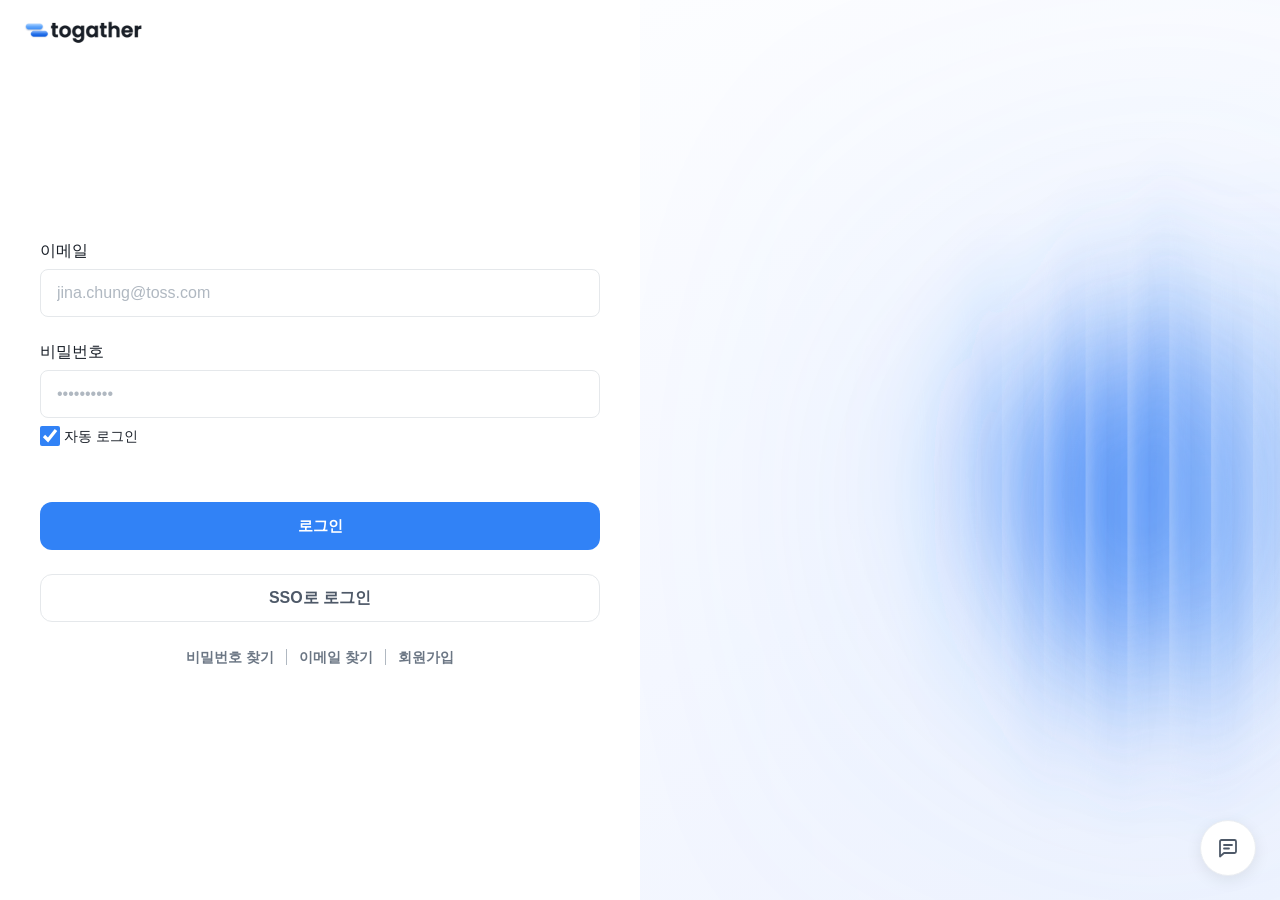
<file: index.html>
<!DOCTYPE html>
<html lang="ko">
<head>
  <meta charset="UTF-8" />
  <meta name="viewport" content="width=device-width, initial-scale=1.0" />
  <title>Toss Product Designer Challenge 2026</title>
  
  <!-- TDS Typography & Colors simulation -->
  <link rel="stylesheet" href="./index.css" />
  <link rel="stylesheet" href="./src/styles/login.css" />
  <link rel="stylesheet" href="./src/styles/app.css?v=2" />
  <link rel="stylesheet" href="./src/styles/home.css" />
  <link rel="stylesheet" href="./src/styles/create.css?v=2" />
  <link rel="stylesheet" href="./src/styles/people.css?v=2" />
  <link rel="stylesheet" href="./src/styles/range.css?v=2" />
  <link rel="stylesheet" href="./src/styles/method.css?v=2" />
  <link rel="stylesheet" href="./src/styles/result.css?v=2" />
  <link rel="stylesheet" href="./src/styles/detail.css?v=2" />
  <link rel="stylesheet" href="./src/styles/confirm.css?v=2" />
  <link rel="stylesheet" href="./src/styles/wait.css" />
  <link rel="stylesheet" href="./src/styles/created.css?v=2" />
  <link rel="stylesheet" href="./src/styles/tabs.css" />
  
  <!-- Main application script -->
  <script type="module" src="./src/app.js?v=3"></script>
</head>
<body>
  <div id="app"></div>
</body>
</html>
</file>
<file: index.css>
:root {
  --toss-blue: #3182F6;
  --toss-blue-hover: #1B64DA;
  --toss-blue-light: #E8F3FF;
  --toss-grey-100: #F3F4F5;
  --toss-grey-200: #E5E8EB;
  --toss-grey-300: #D1D6DB;
  --toss-grey-400: #B0B8C1;
  --toss-grey-500: #8B95A1;
  --toss-grey-600: #6B7684;
  --toss-grey-700: #4E5968;
  --toss-grey-800: #333D4B;
  --toss-grey-900: #191F28;
  
  --bg-color: #F9FAFB;
  --surface-color: #FFFFFF;
  
  --sidebar-width: 260px;
}

* {
  box-sizing: border-box;
  margin: 0;
  padding: 0;
}

body {
  font-family: -apple-system, BlinkMacSystemFont, "SF Pro Text", "Segoe UI", Roboto, Helvetica, Arial, sans-serif;
  color: var(--toss-grey-900);
  background-color: var(--bg-color);
  -webkit-font-smoothing: antialiased;
  -moz-osx-font-smoothing: grayscale;
}

#app {
  width: 100%;
  min-height: 100vh;
  display: flex;
}

/* Typography Utilities */
.t-title-1 { font-size: 28px; font-weight: 700; line-height: 1.4; letter-spacing: -0.02em; }
.t-title-2 { font-size: 24px; font-weight: 700; line-height: 1.4; letter-spacing: -0.02em; }
.t-title-3 { font-size: 20px; font-weight: 700; line-height: 1.4; letter-spacing: -0.01em; }
.t-subtitle-1 { font-size: 17px; font-weight: 600; line-height: 1.5; letter-spacing: -0.01em; }
.t-body-1 { font-size: 15px; font-weight: 500; line-height: 1.5; }
.t-body-2 { font-size: 14px; font-weight: 500; line-height: 1.5; }
.t-body-3 { font-size: 13px; font-weight: 500; line-height: 1.5; }
.t-caption { font-size: 12px; font-weight: 500; line-height: 1.5; color: var(--toss-grey-600); }

/* Common UI */
button {
  cursor: pointer;
  border: none;
  background: none;
  font-family: inherit;
  font-size: 15px;
  font-weight: 600;
  outline: none;
}

.btn-primary {
  background-color: var(--toss-blue);
  color: white;
  height: 48px;
  padding: 0 20px;
  font-size: 16px;
  font-weight: 600;
  border-radius: 12px;
  transition: background-color 0.2s;
  display: flex;
  align-items: center;
  justify-content: center;
}
.btn-primary:hover {
  background-color: var(--toss-blue-hover);
}

.btn-secondary {
  background-color: var(--toss-grey-100);
  color: var(--toss-grey-700);
  height: 48px;
  padding: 0 20px;
  font-size: 16px;
  font-weight: 600;
  border-radius: 12px;
  transition: background-color 0.2s;
  display: flex;
  align-items: center;
  justify-content: center;
}
.btn-secondary:hover {
  background-color: var(--toss-grey-200);
}

input {
  font-family: inherit;
  font-size: 16px;
  border: 1px solid var(--toss-grey-200);
  border-radius: 8px;
  height: 48px;
  padding: 0 16px;
  box-sizing: border-box;
  outline: none;
  transition: border-color 0.2s;
}
input:focus {
  border-color: var(--toss-blue);
}
input::placeholder {
  color: var(--toss-grey-400);
}

.card {
  background-color: var(--surface-color);
  border-radius: 12px;
  box-shadow: 0 0 0 1px var(--toss-grey-200);
  padding: 24px;
  margin-bottom: 24px;
}
</file>
<file: src/styles/login.css>
.login-page {
  display: flex;
  width: 100vw;
  min-height: 100vh;
  background-color: var(--surface-color);
  margin: 0;
  position: relative;
}

.p-navbar {
  position: absolute;
  top: 0;
  left: 0;
  width: 100%;
  height: 60px;
  padding-left: 24px;
  display: flex;
  align-items: center;
  background-color: transparent;
  z-index: 10;
}

.p-navbar__logo-container {
  display: flex;
  align-items: center;
}

.login-left {
  flex: 1;
  display: flex;
  flex-direction: column;
  align-items: center;
  justify-content: center;
}

.login-form-container {
  width: 560px;
  display: flex;
  flex-direction: column;
  gap: 48px;
}

.input-section {
  display: flex;
  flex-direction: column;
}

.input-group {
  display: flex;
  flex-direction: column;
}

.input-group:nth-of-type(1) {
  margin-bottom: 16px;
}

.input-group label {
  padding-top: 8px;
  margin-bottom: 8px;
  font-weight: 500;
  font-size: 16px;
  line-height: 21px;
  color: var(--toss-grey-900);
}

.login-input {
  width: 100%;
  height: 48px;
  border-radius: 8px;
  border: 1px solid var(--toss-grey-200);
  padding: 0 16px;
  font-size: 16px;
  box-sizing: border-box;
}

.checkbox-group {
  height: 36px;
  display: flex;
  align-items: center;
}

.checkbox-label {
  display: flex;
  align-items: center;
  gap: 4px;
  cursor: pointer;
}

.checkbox-label input[type="checkbox"] {
  width: 20px;
  height: 20px;
  cursor: pointer;
  accent-color: var(--toss-blue);
}

.btn-section {
  display: flex;
  flex-direction: column;
  gap: 24px;
}

.login-btn {
  width: 100%;
  height: 48px;
  border-radius: 12px;
  font-size: 16px;
  font-weight: 600;
}

.sso-btn {
  width: 100%;
  height: 48px;
  border-radius: 12px;
  border: 1px solid var(--toss-grey-200);
  background-color: #FFFFFF;
  color: var(--toss-grey-700);
  font-size: 16px;
  font-weight: 600;
}

.sso-btn:hover {
  background-color: var(--toss-grey-100);
}

.login-links {
  display: flex;
  justify-content: center;
  align-items: center;
  gap: 12px;
  color: var(--toss-grey-700);
  font-size: 14px;
  font-weight: 600;
  line-height: 22px;
}

.login-links span {
  cursor: pointer;
  font-size: 14px;
  font-weight: 600;
  color: var(--toss-grey-600, #4E5968);
}

.login-links .divider {
  width: 1px;
  height: 16px;
  background-color: var(--toss-grey-400);
}

.login-right {
  flex: 1;
  background-color: #F2F4F6;
  position: relative;
  overflow: hidden;
}

.hero-wrapper {
  position: absolute;
  top: 0;
  left: 0;
  width: 100%;
  height: 100%;
  overflow: hidden;
}

.hero-wrapper iframe {
  width: 1440px;
  height: 1024px;
  position: absolute;
  top: 50%;
  left: 50%;
  transform: translate(-50%, -50%);
  border: none;
  overflow: hidden;
}
</file>
<file: src/styles/app.css>
.app-layout {
  display: flex;
  width: 100%;
  min-height: 100vh;
  flex: 1;
  font-family: Pretendard, -apple-system, BlinkMacSystemFont, "Segoe UI", sans-serif;
}

.sidebar {
  width: var(--sidebar-width);
  flex-shrink: 0;
  position: sticky;
  top: 0;
  height: 100vh;
  background-color: var(--surface-color);
  border-right: 1px solid #eaecf0;
  display: flex;
  flex-direction: column;
}

.sidebar-logo {
  height: 28px;
  padding: 0 10px;
}

.sidebar-logo { cursor: pointer; }
.sidebar-logo img { display: block; width: 110px; height: 28px; }

.btn-primary {
  background-color: var(--toss-blue);
  color: white;
  border: none;
  border-radius: 12px;
  font-size: 15px;
  font-weight: 600;
  height: 48px;
  padding: 0 20px;
  cursor: pointer;
  display: flex;
  justify-content: center;
  align-items: center;
  transition: background-color 0.2s;
}

.sidebar-menu {
  list-style: none;
  padding: 0;
  width: 231px;
}

.sidebar-navigation { display: flex; flex-direction: column; gap: 8px; width: 231px; height: 301px; }

.menu-item {
  display: flex;
  align-items: center;
  gap: 10px;
  height: 44px;
  padding: 0 12px;
  border-radius: 10px;
  cursor: pointer;
  color: var(--toss-grey-700);
  transition: background-color 0.2s, color 0.2s;
}

.menu-item:hover {
  background-color: var(--toss-grey-100);
}

/* Figma(95:162): 활성 항목 bg rgba(49,130,246,0.1), 아이콘·텍스트 #1b64da */
.menu-item.active {
  background-color: rgba(49, 130, 246, 0.1);
  color: #1b64da;
  font-weight: 600;
}

.menu-item .icon svg {
  display: block;
}

.sidebar-divider {
  height: 1px;
  background-color: #eaecf0;
  margin: 0;
  width: 231px;
  flex: 0 0 1px;
}

.notification-item .icon { position: relative; display: flex; width: 20px; height: 20px; }
.notification-item .icon::after {
  content: "";
  position: absolute;
  top: -1px;
  left: 14px;
  width: 7px;
  height: 7px;
  border: 1px solid #fff;
  border-radius: 3.5px;
  background: #f04452;
}

.sidebar-spacer {
  flex: 1;
}

.sidebar-profile {
  padding: 8px 6px 0;
  display: flex;
  align-items: center;
  gap: 10px;
}

.avatar {
  width: 36px;
  height: 36px;
  border-radius: 50%;
  background-color: var(--toss-blue-light);
  color: white;
  display: flex;
  justify-content: center;
  align-items: center;
  font-weight: 600;
  font-size: 13px;
}

.avatar.pink { background-color: #DE9CA2; }
.avatar.orange { background-color: #DDB273; }
.avatar.green { background-color: #7FC4A6; }
.avatar.grey { 
  background-color: #F2F4F6; 
  color: var(--toss-grey-700); 
}

.main-content {
  flex: 1;
  padding: 88px 48px;
  background-color: #F9FAFB;
  display: flex;
  flex-direction: column;
  align-items: center;
  gap: 64px;
  min-width: 0;
}

/* Figma 1440 기준 콘텐츠 폭(1084px)을 유지하고, 넓은 화면에서는 가운데 정렬 */
.main-content > * {
  width: 100%;
  max-width: 1084px;
  flex-shrink: 0;
}

.sidebar { padding: 16px; gap: 24px; }
.sidebar-menu { display: flex; flex-direction: column; gap: 8px; }
.sidebar .t-body-1 { font-size: 14px; line-height: normal; }
.sidebar-profile .avatar { background: #8aa9db; }
.profile-info { display: flex; flex-direction: column; gap: 1px; }
.profile-info .t-body-2 { color: #191f28; font-size: 12px; font-weight: 600; line-height: normal; }
.profile-info .t-caption { color: #6b7684; font-size: 12px; font-weight: 400; line-height: normal; }

.menu-item.active .t-body-1 {
  font-weight: 700;
}
</file>
<file: src/styles/home.css>
.home-header {
  display: flex;
  justify-content: space-between;
  align-items: flex-start;
}

.home-heading { display: flex; flex-direction: column; gap: 4px; }
.home-greeting { display: flex; align-items: center; gap: 10px; width: 316px; color: #191f28; font-size: 28px; font-weight: 700; line-height: 40px; }
.home-greeting img { width: 40px; height: 40px; }
.home-summary { color: #6b7684; font-size: 18px; font-weight: 400; line-height: 26px; }

#new-meeting-btn {
  width: 152px;
  font-size: 16px;
  line-height: 22px;
}

.home-title {
  margin-bottom: 8px;
}

.section-container {
  display: flex;
  flex-direction: column;
  gap: 12px;
}

.section-title { color: #191f28; font-size: 20px; font-weight: 600; line-height: 28px; }

.meeting-list {
  display: flex;
  flex-direction: column;
  gap: 24px;
}

.list-item {
  display: flex;
  justify-content: space-between;
  align-items: center;
  cursor: pointer;
  background-color: var(--surface-color);
  border: 1px solid #e9ecf1;
  border-radius: 12px;
  height: 88px;
  padding: 16px 24px;
  box-sizing: border-box;
  transition: background-color 0.2s;
}

.list-item:hover {
  background-color: var(--toss-grey-100);
}

.item-left {
  display: flex;
  flex-direction: column;
  gap: 4px;
}

.item-title {
  font-size: 16px;
  line-height: 24px;
  font-weight: 600;
  color: var(--toss-grey-900);
}

.item-meta {
  color: #6b7684;
  font-size: 14px;
  font-weight: 400;
  line-height: 21px;
  display: flex;
  align-items: center;
  gap: 12px;
}

.item-right {
  color: var(--toss-grey-400);
}

.avatar-group {
  display: flex;
  align-items: center;
}

.avatar-group .avatar {
  width: 28px;
  height: 28px;
  font-size: 12px;
  font-weight: 600;
  border: 2px solid var(--surface-color);
  margin-left: -7px;
}

.avatar-group .avatar:first-child {
  margin-left: 0;
}

.today-meeting {
  display: flex;
  align-items: center;
  height: 64px;
  border-bottom: 1px solid var(--toss-grey-200);
}

.today-meeting:last-child {
  border-bottom: none;
}

.today-time {
  width: 88px;
  color: var(--toss-grey-500);
}

.today-title {
  flex: 1;
  font-weight: 600;
}

.today-meta {
  color: var(--toss-grey-500);
  display: flex;
  align-items: center;
  gap: 12px;
}

.card {
  background-color: var(--surface-color);
  border: 1px solid #e9ecf1;
  box-shadow: none;
  border-radius: 12px;
  padding: 0 24px;
}

.today-section { margin-top: 0; }
.today-section .card { height: 128px; }

.zoom-link {
  color: var(--toss-blue);
  font-weight: 600;
  text-decoration: none;
}

/* 프로토타입 경로 안내 플로팅 버튼 + 팝업 (홈 전용) */
.flow-guide-btn {
  position: fixed;
  right: 24px;
  bottom: 24px;
  width: 56px;
  height: 56px;
  border-radius: 999px;
  background: #fff;
  border: 1px solid #e9ecf1;
  box-shadow: 0 4px 16px rgba(0, 0, 0, 0.08);
  color: #4e5968;
  display: flex;
  align-items: center;
  justify-content: center;
  cursor: pointer;
  z-index: 100;
}
.flow-guide-btn:hover { background: #f9fafb; }

.flow-guide-popup {
  display: none;
  position: fixed;
  right: 24px;
  bottom: 92px;
  width: 420px;
  max-height: 70vh;
  background: #fff;
  border: 1px solid #e9ecf1;
  border-radius: 16px;
  box-shadow: 0 8px 32px rgba(0, 0, 0, 0.12);
  z-index: 100;
  overflow: hidden;
}
.flow-guide-head {
  display: flex;
  align-items: center;
  justify-content: space-between;
  padding: 16px 20px;
  border-bottom: 1px solid #f2f4f6;
  font-size: 15px;
  font-weight: 600;
  color: #191f28;
}
.flow-guide-close { cursor: pointer; color: #8b95a1; font-size: 14px; padding: 2px 4px; }
.flow-guide-body { padding: 8px 20px 20px; overflow-y: auto; max-height: calc(70vh - 54px); }
.flow-guide-section { margin: 16px 0 6px; font-size: 13px; font-weight: 700; color: #1b64da; }
.flow-guide-body p { margin: 0 0 8px; color: #4e5968; font-size: 13px; font-weight: 400; line-height: 19.5px; }
.flow-guide-body b { color: #191f28; font-weight: 600; }
</file>
<file: src/styles/create.css>
.create-header {
  display: flex;
  justify-content: flex-end;
  margin-bottom: 40px;
}

.breadcrumbs {
  display: flex;
  align-items: center;
  gap: 8px;
}

.breadcrumb-item {
  display: flex;
  align-items: center;
  gap: 8px;
}

.step-circle {
  width: 22px;
  height: 22px;
  border-radius: 999px;
  display: flex;
  align-items: center;
  justify-content: center;
  font-size: 12px;
  font-weight: 700;
}

.breadcrumb-item.completed .step-circle {
  background-color: var(--toss-blue-light);
  color: var(--toss-blue);
}

.breadcrumb-item.completed .step-label {
  color: var(--toss-blue);
  font-size: 13px;
  font-weight: 500;
}

.breadcrumb-item.current .step-circle {
  background-color: var(--toss-blue);
  color: #FFFFFF;
}

.breadcrumb-item.current .step-label {
  color: var(--toss-grey-900);
  font-size: 13px;
  font-weight: 600;
}

.breadcrumb-item.upcoming .step-circle {
  background-color: var(--toss-grey-100);
  color: var(--toss-grey-900);
}

.breadcrumb-item.upcoming .step-label {
  color: var(--toss-grey-500);
  font-size: 13px;
  font-weight: 500;
}

.breadcrumb-separator {
  display: flex;
  align-items: center;
  justify-content: center;
  padding-left: 8px;
}

.create-title {
  margin-bottom: 8px;
}

.create-subtitle {
  color: var(--toss-grey-500);
  margin-bottom: 32px;
}

.create-card-title {
  font-weight: 600;
  margin-bottom: 16px;
  color: var(--toss-grey-900);
}

.create-input {
  width: 100%;
}

.chip-group {
  display: flex;
  gap: 8px;
  flex-wrap: wrap;
}

.chip {
  padding: 10px 16px;
  border-radius: 20px;
  border: 1px solid var(--toss-grey-200);
  background-color: var(--surface-color);
  color: var(--toss-grey-700);
  cursor: pointer;
  transition: all 0.2s;
  font-size: 14px;
  font-weight: 500;
}

.chip:hover {
  background-color: var(--toss-grey-100);
}

.chip.selected {
  border-color: var(--toss-blue);
  background-color: var(--toss-blue-light);
  color: var(--toss-blue);
  font-weight: 600;
}

.chip.dashed {
  border-style: dashed;
}

.bottom-action {
  display: flex;
  justify-content: flex-end;
  margin-top: 40px;
}

.bottom-actions {
  display: flex;
  justify-content: flex-end;
  gap: 12px;
  margin-top: 40px;
}

.create-content { gap: 0; }
.create-content .create-header { height: 32px; margin-bottom: 64px; }
.create-content .create-title { height: 40px; margin-bottom: 4px; font-size: 28px; font-weight: 700; line-height: 40px; }
.create-content .create-subtitle { height: 26px; margin-bottom: 24px; color: #6b7684; font-size: 18px; font-weight: 400; line-height: 26px; }
.create-content > .card { margin: 0 0 24px; padding: 24px; border: 1px solid #e9ecf1; border-radius: 12px; box-shadow: none; }
.create-content > .card .create-card-title { margin-bottom: 12px; font-size: 16px; line-height: 24px; }
.create-content .create-input { height: 48px; border-color: #d1d6db; border-radius: 12px; }
/* Figma: 마지막 카드(margin-bottom 24px 포함) 아래 총 64px 간격에 하단 버튼 */
.create-content .bottom-action, .create-content .bottom-actions { margin-top: 40px; }
.create-content .btn-primary { min-height: 48px; padding: 12px 20px; font-size: 16px; line-height: 22px; }
.create-content:has(.method-card) .create-subtitle { height: 21px; line-height: 21px; }

.people-search {
  position: relative;
  margin-bottom: 32px;
}
.people-search-icon {
  position: absolute;
  left: 16px;
  top: 12px;
}
.people-search .create-input {
  padding-left: 48px;
}
.people-columns {
  display: flex;
  gap: 24px;
}
.people-column {
  flex: 1;
}
.people-column-subtitle {
  color: var(--toss-grey-500);
  margin-top: 4px;
  margin-bottom: 24px;
}
.person-item {
  display: flex;
  justify-content: space-between;
  align-items: center;
  margin-bottom: 16px;
}
.person-left {
  display: flex;
  align-items: center;
  gap: 12px;
}
.person-avatar {
  width: 36px;
  height: 36px;
  border-radius: 50%;
  color: white;
  display: flex;
  align-items: center;
  justify-content: center;
  font-weight: 600;
  font-size: 13px;
}
.person-name {
  font-weight: 600;
  color: var(--toss-grey-900);
}
.person-role {
  color: var(--toss-grey-500);
}
.person-right {
  display: flex;
  align-items: center;
  gap: 12px;
}
.person-action {
  color: #1b64da;
  cursor: pointer;
  font-weight: 600;
}
.person-host-text {
  color: var(--toss-grey-400);
}
.person-remove {
  cursor: pointer;
}

.range-card {
  background-color: #FFFFFF;
  border-radius: 12px;
  padding: 24px;
  margin-bottom: 24px;
}

.range-card-title {
  font-size: 16px;
  font-weight: 600;
  color: var(--toss-grey-900);
  margin-bottom: 24px;
}

.range-row {
  display: flex;
  gap: 10px;
}

.range-col {
  flex: 1;
  display: flex;
  flex-direction: column;
  gap: 8px;
}

.range-label {
  font-size: 13px;
  line-height: 20px;
  color: var(--toss-grey-500);
  font-weight: 400;
}

.range-box {
  height: 48px;
  border-radius: 10px;
  border: 1px solid var(--toss-grey-200);
  background-color: #FFFFFF;
  display: flex;
  align-items: center;
  justify-content: space-between;
  padding: 0 16px;
}

.range-value {
  font-size: 14px;
  color: var(--toss-grey-900);
  font-weight: 500;
}
</file>
<file: src/styles/people.css>
.people-search {
  width: 100%;
  position: relative;
  margin-bottom: 32px;
}

.people-search-icon {
  position: absolute;
  left: 16px;
  top: 50%;
  transform: translateY(-50%);
}

.people-search input {
  width: 100%;
  height: 52px;
  padding-left: 48px;
}

.people-columns {
  display: flex;
  gap: 24px;
}

.people-column {
  flex: 1;
}

.people-column-subtitle {
  color: var(--toss-grey-500);
  margin-top: 4px;
  margin-bottom: 24px;
}

.person-item {
  display: flex;
  justify-content: space-between;
  align-items: center;
  margin-bottom: 24px;
}

.person-item:last-child {
  margin-bottom: 0;
}

.person-left {
  display: flex;
  align-items: center;
  gap: 16px;
}

.person-avatar {
  width: 40px;
  height: 40px;
  border-radius: 50%;
  display: flex;
  align-items: center;
  justify-content: center;
  color: white;
  font-weight: 500;
  font-size: 15px;
}

.person-info {
  display: flex;
  flex-direction: column;
  gap: 2px;
}

.person-name {
  font-weight: 600;
}

.person-role {
  color: var(--toss-grey-500);
}

.person-right {
  display: flex;
  align-items: center;
  gap: 16px;
}

.person-action {
  color: #1b64da;
  cursor: pointer;
  font-weight: 600;
  font-size: 13px;
}

.person-host-text {
  color: var(--toss-grey-500);
}

.person-remove {
  color: var(--toss-grey-400);
  cursor: pointer;
}

.bottom-actions {
  display: flex;
  justify-content: space-between;
  margin-top: 40px;
}

.btn-outline {
  background-color: var(--surface-color);
  border: 1px solid var(--toss-grey-200);
  color: var(--toss-grey-700);
  padding: 13px 20px;
  border-radius: 8px;
  transition: background-color 0.2s;
}

.btn-outline:hover {
  background-color: var(--toss-grey-100);
}

.create-content .people-search { height: 48px; margin-bottom: 24px; }
.create-content .people-search input { height: 48px; border-radius: 12px; }
.create-content .people-columns { gap: 24px; align-items: flex-start; margin-bottom: 24px; }
.create-content .people-column { flex: 1 1 0; min-width: 0; margin: 0; padding: 24px; border: 1px solid #e9ecf1; border-radius: 12px; box-shadow: none; }
.create-content .person-avatar { width: 36px; height: 36px; font-size: 13px; }
/* Figma: 행 높이 52px, 행 간격 12px */
.create-content .person-item { height: 52px; margin-bottom: 12px; }
.create-content .person-item:last-child { margin-bottom: 0; }
.create-content .person-name { font-size: 14px; font-weight: 500; }
.create-content .person-role { font-size: 13px; color: #6b7684; }
.create-content .people-column .t-subtitle-1 { font-size: 16px; line-height: 24px; }
.create-content .people-column-subtitle { margin-top: 4px; margin-bottom: 24px; color: #6b7684; font-size: 14px; font-weight: 400; line-height: 21px; }
</file>
<file: src/styles/range.css>
.range-card-content {
  display: flex;
  gap: 24px;
}

.range-input-group {
  flex: 1;
  display: flex;
  flex-direction: column;
  gap: 8px;
}

.range-input-group label {
  color: var(--toss-grey-500);
  font-size: 13px;
}

.select-box {
  width: 100%;
  height: 52px;
  border: 1px solid var(--toss-grey-200);
  border-radius: 8px;
  padding: 0 16px;
  display: flex;
  justify-content: space-between;
  align-items: center;
  font-size: 15px;
  font-weight: 500;
  cursor: pointer;
  background-color: var(--surface-color);
  color: var(--toss-grey-900);
}

.select-box select {
  opacity: 0;
  position: absolute;
  width: 100%;
  height: 100%;
  cursor: pointer;
}

.select-wrapper {
  position: relative;
  width: 100%;
}

.create-content .range-card { margin-bottom: 24px; padding: 24px; border: 1px solid #e9ecf1; border-radius: 12px; }
.create-content .range-card-title { margin-bottom: 12px; line-height: 24px; }
.create-content .range-box { border-color: #d1d6db; }
</file>
<file: src/styles/method.css>
.method-card {
  padding: 24px;
  border-radius: 12px;
  border: 1px solid var(--toss-grey-200);
  background-color: var(--surface-color);
  margin-bottom: 16px;
  cursor: pointer;
  display: flex;
  align-items: flex-start;
  gap: 16px;
  transition: all 0.2s;
}

.create-content .method-card { margin-bottom: 24px; padding: 24px; border-color: #e9ecf1; gap: 12px; }
.create-content .method-card.selected { border-color: #3182f6; }
.create-content .method-title { font-size: 16px; line-height: 24px; }
.create-content .method-desc { color: #6b7684; font-size: 14px; line-height: 21px; }

.method-card:hover {
  background-color: var(--toss-grey-100);
}

.method-card.selected {
  border-color: var(--toss-blue);
  background-color: var(--surface-color);
}

.method-radio {
  width: 22px;
  height: 22px;
  border-radius: 50%;
  border: 2px solid var(--toss-grey-300);
  display: flex;
  align-items: center;
  justify-content: center;
  flex-shrink: 0;
}

.method-card.selected .method-radio {
  border-color: var(--toss-blue);
}

.method-radio-inner {
  width: 12px;
  height: 12px;
  border-radius: 50%;
  background-color: var(--toss-blue);
  opacity: 0;
  transform: scale(0.5);
  transition: all 0.2s;
}

.method-card.selected .method-radio-inner {
  opacity: 1;
  transform: scale(1);
}

.method-info {
  display: flex;
  flex-direction: column;
  gap: 4px;
}

.method-title {
  font-weight: 600;
  color: var(--toss-grey-900);
  font-size: 17px;
}

.method-desc {
  color: var(--toss-grey-500);
  font-size: 15px;
}
</file>
<file: src/styles/result.css>
.result-header {
  margin-bottom: 32px;
}

.back-link {
  display: flex;
  align-items: center;
  gap: 4px;
  color: #4e5968;
  cursor: pointer;
  margin-bottom: 24px;
  font-weight: 500;
}

.back-link img {
  display: block;
  width: 20px;
  height: 20px;
}

.result-title {
  margin-bottom: 8px;
}

.result-subtitle {
  color: var(--toss-grey-500);
}

.condition-tags {
  display: flex;
  gap: 8px;
  margin-top: 16px;
  margin-bottom: 24px;
}

.condition-tag {
  background-color: var(--toss-grey-100);
  color: var(--toss-grey-700);
  padding: 6px 12px;
  border-radius: 4px;
  font-size: 13px;
  display: flex;
  align-items: center;
  gap: 4px;
  cursor: pointer;
}

.condition-tag.active {
  background-color: var(--toss-blue-light);
  color: var(--toss-blue);
}

.result-list {
  display: flex;
  flex-direction: column;
  gap: 16px;
}

.result-card {
  display: flex;
  justify-content: space-between;
  align-items: center;
  width: 100%;
  height: 110px;
  background-color: #FFFFFF;
  border-radius: 12px;
  padding: 0 24px;
  margin-bottom: 12px;
  border: 1px solid transparent;
}

.result-card.selected {
  border: 2px solid var(--toss-blue);
}

.result-info {
  display: flex;
  flex-direction: column;
  gap: 8px;
}

.result-time {
  font-size: 18px;
  font-weight: 700;
  color: var(--toss-grey-900);
}

.result-meta {
  font-size: 14px;
  color: var(--toss-grey-600);
}

.result-actions {
  display: flex;
  align-items: center;
  gap: 10px;
}

.detail-link {
  display: flex;
  align-items: center;
  justify-content: center;
  width: 130px;
  height: 48px;
  background-color: var(--toss-grey-100);
  border-radius: 12px;
  font-size: 14px;
  font-weight: 600;
  color: var(--toss-grey-700);
  cursor: pointer;
}

.select-btn {
  display: flex;
  align-items: center;
  justify-content: center;
  width: 130px;
  height: 48px;
  background-color: var(--toss-blue);
  border-radius: 12px;
  font-size: 14px;
  font-weight: 600;
  color: #FFFFFF;
  cursor: pointer;
  border: none;
}

.result-card:not(.selected) .select-btn {
  background-color: #fff;
  color: #4e5968;
}

.result-card.selected .select-btn {
  background-color: #3182f6;
  color: #fff;
}

.result-footer-actions {
  display: flex;
  justify-content: center;
  gap: 16px;
  margin-top: 40px;
}

.loading-container {
  display: flex;
  flex-direction: column;
  align-items: center;
  justify-content: center;
  height: 60vh;
  gap: 24px;
}

.spinner {
  width: 48px;
  height: 48px;
  border: 4px solid var(--toss-grey-200);
  border-top-color: var(--toss-blue);
  border-radius: 50%;
  animation: spin 1s linear infinite;
}

@keyframes spin {
  to { transform: rotate(360deg); }
}

.loading-text {
  font-size: 20px;
  font-weight: 600;
  color: var(--toss-grey-900);
}

/* Figma 로딩(11:6171): 사이드바 없이 화면 전체 기준 정중앙 */
.loading-content { width: 100%; min-height: 100vh; padding: 0; gap: 0; justify-content: center; }
.loading-content .loading-container { height: auto; gap: 24px; }
.loading-content .spinner { width: 56px; height: 56px; border-width: 5px; }
.loading-content .loading-text { font-size: 28px; font-weight: 700; line-height: 40px; }
.loading-content .t-body-1 { color: #6b7684 !important; font-size: 18px; font-weight: 400; line-height: 26px; }
.loading-copy { display: flex; flex-direction: column; gap: 4px; align-items: center; text-align: center; }

.result-content { padding: 44px 48px 88px; gap: 0; }
.result-content .back-link { height: 32px; margin: 0 0 44px; font-size: 18px; line-height: 21px; }
.result-heading { display: flex; flex-direction: column; gap: 4px; margin-bottom: 64px; }
.result-content .result-title { margin: 0; font-size: 28px; font-weight: 700; line-height: 40px; }
.result-content .result-subtitle { color: #6b7684; font-size: 18px; font-weight: 400; line-height: 26px; }
.result-content .result-list { gap: 24px; }
.result-content .result-card { min-height: 93px; height: auto; margin: 0; padding: 24px; border: 0; border-bottom: 1px solid #f2f4f6; border-radius: 12px; }
.result-content .result-card.selected { border: 1px solid #3182f6; }
.result-content .result-actions { gap: 16px; }
.result-content .result-card:not(.selected) .select-btn { border: 1px solid #e9ecf1; }
.result-content .result-info { gap: 4px; }
.result-content .result-time { font-size: 18px; font-weight: 600; line-height: 24px; }
.result-content .result-meta { color: #6b7684; font-size: 16px; line-height: 21px; }
.result-content .detail-link { width: auto; height: auto; padding: 0; border: 0; background: transparent; color: #1b64da; font-size: 13px; }
.result-content .select-btn { width: auto; min-width: 145px; min-height: 48px; padding: 12px 20px; font-size: 16px; white-space: nowrap; }

/* ── 결과 화면 1 (11:7259) — 조건 조정 ── */
.cond-list { display: flex; flex-direction: column; gap: 24px; }
.cond-card { display: flex; align-items: flex-start; gap: 12px; padding: 24px; background: #fff; border: 1px solid #e9ecf1; border-radius: 12px; cursor: pointer; }
.cond-card.selected { border-color: #3182f6; }
.cond-radio { width: 22px; height: 22px; border-radius: 11px; border: 2px solid #d1d6db; background: #fff; flex-shrink: 0; box-sizing: border-box; }
.cond-card.selected .cond-radio { border: 7px solid #3182f6; }
.cond-info { display: flex; flex-direction: column; gap: 4px; min-width: 0; flex: 1; }
.cond-title-row { display: flex; align-items: center; gap: 8px; }
.cond-title { color: #191f28; font-size: 18px; font-weight: 600; line-height: 24px; }
.cond-tag { min-height: 24px; padding: 5px 10px; border-radius: 999px; font-size: 12px; font-weight: 600; letter-spacing: -0.1px; line-height: 1; display: flex; align-items: center; }
.cond-tag.low { background: rgba(21, 196, 126, 0.1); color: #0e9f6e; }
.cond-tag.high { background: rgba(217, 119, 6, 0.1); color: #d97706; }
.cond-desc { color: #6b7684; font-size: 16px; font-weight: 400; line-height: 21px; }
.cond-actions { display: flex; justify-content: flex-end; margin-top: 64px; }
.refind-btn { min-width: 200px; }

/* ── 결과 화면 3 (11:7492) — 가능한 시간 없음 ── */
.result3-content { justify-content: center; gap: 0; }
.result3-container { display: flex; flex-direction: column; align-items: center; gap: 24px; }
.result3-icon { width: 64px; height: 64px; border-radius: 999px; background: rgba(49, 130, 246, 0.1); display: flex; align-items: center; justify-content: center; }
.result3-icon img { display: block; }
.result3-title { color: #191f28; font-size: 28px; font-weight: 700; line-height: 40px; text-align: center; }
.result3-subtitle { color: #6b7684; font-size: 18px; font-weight: 400; line-height: 26px; text-align: center; }
.result3-range-pill { display: flex; align-items: center; gap: 8px; padding: 10px 16px; margin-top: 2px; background: #f2f4f6; border-radius: 10px; }
.result3-range-label { color: #6b7684; font-size: 13px; font-weight: 600; }
.result3-range-value { color: #4e5968; font-size: 13px; font-weight: 400; }
.result3-actions { display: flex; justify-content: space-between; width: 320px; }
.result3-actions .btn-outline { min-height: 48px; padding: 12px 20px; border-radius: 12px; border-color: #e9ecf1; color: #4e5968; font-size: 16px; }
.result3-actions .btn-primary { width: 176px; min-height: 48px; padding: 12px 20px; font-size: 16px; }
</file>
<file: src/styles/detail.css>
.detail-banner {
  background-color: var(--toss-blue-light);
  border: 1px solid var(--toss-blue-border, #D0E5FD);
  border-radius: 12px;
  padding: 24px;
  display: flex;
  justify-content: space-between;
  align-items: center;
  margin-bottom: 24px;
}

.detail-banner-label {
  color: #1b64da;
  font-size: 14px;
  font-weight: 600;
  margin-bottom: 5px;
}

.detail-banner-time {
  font-size: 18px;
  font-weight: 600;
  color: #191f28;
}

.detail-banner-status {
  color: #0e9f6e;
  font-weight: 600;
  font-size: 14px;
}

.detail-timeline-card {
  padding: 24px;
  border-radius: 16px;
  border: 1px solid var(--toss-grey-200);
  background-color: var(--surface-color);
}

.detail-timeline-header {
  display: flex;
  justify-content: space-between;
  align-items: flex-start;
  margin-bottom: 24px;
}

.detail-timeline-title {
  font-size: 17px;
  font-weight: 600;
  margin-bottom: 4px;
}

.detail-timeline-subtitle {
  color: var(--toss-grey-500);
  font-size: 14px;
}

.date-nav {
  display: flex;
  align-items: center;
  gap: 12px;
}

.date-nav-btn {
  width: 32px;
  height: 32px;
  border-radius: 50%;
  border: 1px solid var(--toss-grey-200);
  display: flex;
  align-items: center;
  justify-content: center;
  cursor: pointer;
  background-color: var(--surface-color);
}

.date-nav-text {
  font-weight: 600;
  font-size: 15px;
}

.timeline-grid {
  display: flex;
  flex-direction: column;
  gap: 11px;
  position: relative;
}

/* Figma(11:6893): 타임라인 좌우 가장자리 페이드 오버레이 */
.timeline-grid::before {
  content: "";
  position: absolute;
  left: 190px;
  top: 42px;
  bottom: 0;
  width: 48px;
  background: linear-gradient(to right, #fff, rgba(255, 255, 255, 0));
  pointer-events: none;
  z-index: 1;
}

.timeline-grid::after {
  content: "";
  position: absolute;
  right: 0;
  top: 42px;
  bottom: 0;
  width: 92px;
  background: linear-gradient(to left, #fff, rgba(255, 255, 255, 0));
  pointer-events: none;
  z-index: 1;
}

.timeline-row {
  display: flex;
  align-items: center;
}

.timeline-row-header {
  width: 190px;
  flex-shrink: 0;
  display: flex;
  align-items: center;
  gap: 12px;
}

.timeline-person-name {
  font-weight: 600;
  font-size: 14px;
}

.timeline-person-role {
  color: var(--toss-grey-500);
  font-size: 12px;
}

.timeline-cells {
  display: flex;
  flex: 1;
  gap: 8px;
}

.timeline-time-header {
  display: flex;
  flex: 1;
  gap: 8px;
  margin-left: 0;
  margin-bottom: 8px;
}

.timeline-time-label {
  flex: 1;
  text-align: center;
  color: var(--toss-grey-500);
  font-size: 13px;
}

.timeline-cell {
  flex: 1 1 0;
  min-width: 0;
  height: 34px;
  border-radius: 8px;
  background-color: var(--toss-grey-100);
}

.timeline-cell.available {
  background-color: rgba(21, 196, 126, 0.18);
}

.timeline-cell.unavailable {
  background-color: #e9ecf1;
}

.timeline-cell.selected-col {
  border: 2px solid var(--toss-blue);
  border-radius: 8px;
}

.timeline-time-label.selected-col {
  border: 1px solid var(--toss-blue);
  border-radius: 6px;
  color: var(--toss-blue);
  background-color: #e8f1ff;
  font-weight: 600;
  padding: 4px 0;
}

.detail-footer {
  display: flex;
  justify-content: space-between;
  align-items: center;
  margin-top: 24px;
}

.prefs-applied {
  display: flex;
  align-items: center;
  gap: 12px;
}

.prefs-label {
  font-weight: 600;
  font-size: 14px;
}

.pref-chip {
  background-color: #fff;
  border: 1px solid #e9ecf1;
  color: var(--toss-grey-700);
  padding: 6px 12px;
  border-radius: 16px;
  font-size: 13px;
}

.legend {
  display: flex;
  align-items: center;
  gap: 16px;
}

.legend-item {
  display: flex;
  align-items: center;
  gap: 6px;
  font-size: 13px;
  color: var(--toss-grey-600);
}

.legend-box {
  width: 12px;
  height: 12px;
  border-radius: 2px;
}

.legend-box.avail { background-color: #D3F3DF; }
.legend-box.unavail { background-color: var(--toss-grey-200); }

.detail-actions {
  display: flex;
  justify-content: flex-end;
  margin-top: 64px;
}

.detail-content { padding: 44px 48px 88px; gap: 0; }
.detail-content .back-link { height: 32px; margin-bottom: 44px; font-size: 18px; }
.detail-content .result-title { margin: 0 0 24px !important; font-size: 28px; line-height: 40px; }
/* Figma(11:7071): bg rgba(49,130,246,0.07), border rgba(49,130,246,0.25) */
.detail-content .detail-banner { margin-bottom: 64px; padding: 20px 24px; background-color: rgba(49, 130, 246, 0.07); border-color: rgba(49, 130, 246, 0.25); border-radius: 12px; }
.detail-content .detail-timeline-card { border-color: #e9ecf1; border-radius: 12px; }
.detail-content .person-avatar { width: 28px; height: 28px; font-size: 12px; }
</file>
<file: src/styles/confirm.css>
.confirm-card {
  padding: 0 24px;
  border-radius: 16px;
  border: 1px solid var(--toss-grey-200);
  background-color: var(--surface-color);
  margin-bottom: 24px;
}

.confirm-row {
  display: flex;
  align-items: center;
  padding: 24px 0;
  border-bottom: 1px solid var(--toss-grey-100);
}

.confirm-row:last-child {
  border-bottom: none;
}

.confirm-label {
  width: 120px;
  color: #6b7684;
  font-size: 14px;
  font-weight: 400;
}

.confirm-value {
  flex: 1;
  font-weight: 500;
  color: #191f28;
  font-size: 14px;
  text-align: right;
  padding-right: 10px;
}

/* Figma(11:1956): 수정 링크 #1b64da 14px SemiBold */
.confirm-edit {
  color: #1b64da;
  font-size: 14px;
  cursor: pointer;
  font-weight: 600;
}

.confirm-warning {
  background-color: #FFF4E6; /* Light orange */
  color: #F08C00; /* Toss Orange */
  padding: 16px;
  border-radius: 8px;
  font-size: 14px;
  font-weight: 500;
  margin-bottom: 24px;
}

.confirm-actions {
  display: flex;
  justify-content: flex-end;
  gap: 16px;
  margin-top: 40px;
}

.confirm-content { padding: 44px 48px 88px; gap: 0; }
.confirm-content .back-link { height: 32px; margin: 0 0 44px !important; font-size: 18px; }
.confirm-content .result-title { margin: 0 0 4px; font-size: 28px; line-height: 40px; }
.confirm-content .result-subtitle { margin: 0 0 64px !important; color: #6b7684; font-size: 18px; line-height: 26px; }
.confirm-content .confirm-card { margin-bottom: 24px; padding: 8px 24px; border-color: #e9ecf1; border-radius: 12px; }
.confirm-content .confirm-row { padding: 16px 0; }
/* Figma(11:1999): 회색 배경 카드, 점(3px, #d1d6db) 구분자 */
.confirm-process { padding: 16px 24px; border: none; border-radius: 12px; background: #f2f4f6; }
.confirm-process-title { margin-bottom: 12px; color: #6b7684; font-size: 14px; font-weight: 600; line-height: 17px; }
.confirm-process-items { display: flex; align-items: center; gap: 16px; color: #191f28; font-size: 13px; line-height: 16px; }
.confirm-process-items .dot { width: 3px; height: 3px; border-radius: 1.5px; background: #d1d6db; }
.confirm-content .confirm-actions { margin-top: 64px; }
</file>
<file: src/styles/wait.css>
/* 답변 기다리는 화면 (Figma 11:8359) */

.wait-content { padding: 44px 48px 88px; gap: 0; }
.wait-content .back-link { height: 32px; margin-bottom: 44px; font-size: 18px; }

.wait-body { display: flex; flex-direction: column; }
.wait-body .page-title { margin-bottom: 64px; }

.wait-cards { display: flex; flex-direction: column; gap: 24px; }

.wait-notice {
  display: flex;
  align-items: center;
  gap: 12px;
  padding: 16px 24px;
  background: rgba(217, 119, 6, 0.07);
  border: 1px solid rgba(217, 119, 6, 0.25);
  border-radius: 12px;
}
.wait-notice img { display: block; flex-shrink: 0; }
.wait-notice-texts { display: flex; flex-direction: column; gap: 2px; }
.wait-notice-title { color: #191f28; font-size: 14px; font-weight: 600; }
.wait-notice-sub { color: #6b7684; font-size: 13px; font-weight: 400; }

.wait-card {
  display: flex;
  flex-direction: column;
  gap: 12px;
  padding: 24px;
  background: #fff;
  border: 1px solid #e9ecf1;
  border-radius: 12px;
}
.wait-card-title { color: #191f28; font-size: 16px; font-weight: 600; line-height: 24px; }

.wait-status-row { display: flex; align-items: center; gap: 14px; }
.wait-avatar { width: 44px; height: 44px; border-radius: 999px; background: #de9ca2; color: #fff; font-size: 14px; font-weight: 600; display: flex; align-items: center; justify-content: center; flex-shrink: 0; }
.wait-person-info { flex: 1; min-width: 0; display: flex; flex-direction: column; gap: 4px; }
.wait-person-name { color: #191f28; font-size: 14px; font-weight: 500; line-height: 21px; }
.wait-person-role { color: #6b7684; font-size: 13px; font-weight: 400; letter-spacing: -0.1px; }

.wait-info-grid { display: flex; gap: 20px; }
.wait-info-col { flex: 1; min-width: 0; display: flex; flex-direction: column; gap: 4px; }
.wait-info-label { color: #6b7684; font-size: 14px; font-weight: 400; line-height: 21px; }
.wait-info-value { color: #191f28; font-size: 14px; font-weight: 500; line-height: 21px; }
.wait-info-value.green { color: #0e9f6e; font-weight: 600; }

.wait-actions { display: flex; align-items: center; justify-content: flex-end; gap: 12px; margin-top: 64px; }
.wait-text-btn { height: 48px; padding: 12px; background: none; border: none; color: #4e5968; font-size: 14px; font-weight: 600; line-height: 21px; cursor: pointer; }
.wait-actions .btn-outline { min-height: 48px; padding: 12px 20px; border-radius: 12px; border-color: #e9ecf1; color: #4e5968; font-size: 16px; }
.wait-actions .btn-primary { min-height: 48px; padding: 12px 20px; font-size: 16px; }
</file>
<file: src/styles/created.css>
.created-container {
  display: flex;
  flex-direction: column;
  align-items: center;
  max-width: 560px;
  margin: 0 auto;
  padding-top: 60px;
}

.success-icon {
  width: 64px;
  height: 64px;
  background-color: #D3F3DF;
  border-radius: 50%;
  display: flex;
  align-items: center;
  justify-content: center;
  margin-bottom: 24px;
}

.created-title {
  font-size: 24px;
  font-weight: 700;
  color: var(--toss-grey-900);
  margin-bottom: 8px;
}

.created-subtitle {
  color: var(--toss-grey-500);
  font-size: 15px;
  margin-bottom: 40px;
}

.created-card {
  width: 100%;
  padding: 24px;
  border-radius: 16px;
  border: 1px solid var(--toss-grey-200);
  background-color: var(--surface-color);
  margin-bottom: 16px;
}

.check-list {
  display: flex;
  flex-direction: column;
  gap: 16px;
}

.check-item {
  display: flex;
  align-items: center;
  gap: 12px;
  font-size: 15px;
  font-weight: 500;
  color: var(--toss-grey-800);
}

.check-circle {
  width: 20px;
  height: 20px;
  background-color: #00A660;
  border-radius: 50%;
  display: flex;
  align-items: center;
  justify-content: center;
}

.created-info-row {
  display: flex;
  padding: 16px 0;
  border-bottom: 1px solid var(--toss-grey-100);
}

.created-info-row:first-child {
  padding-top: 0;
}

.created-info-row:last-child {
  padding-bottom: 0;
  border-bottom: none;
}

.created-info-label {
  width: 100px;
  color: var(--toss-grey-500);
  font-size: 14px;
}

.created-info-value {
  flex: 1;
  text-align: right;
  font-weight: 500;
  font-size: 14px;
  color: var(--toss-grey-900);
}

.link-value {
  color: var(--toss-blue);
  font-weight: 600;
}

.copy-link {
  color: var(--toss-blue);
  font-weight: 600;
  margin-left: 8px;
  cursor: pointer;
}

.created-actions {
  display: flex;
  flex-direction: column;
  align-items: center;
  gap: 16px;
  margin-top: 40px;
}

.btn-created {
  background-color: var(--toss-blue);
  color: white;
  border: none;
  border-radius: 8px;
  padding: 14px 24px;
  font-weight: 600;
  font-size: 15px;
  cursor: pointer;
}

.created-content { padding: 88px 48px; gap: 0; align-items: center; justify-content: center; }
.created-content .created-container { width: 100%; max-width: 540px; margin: 0; padding: 0; gap: 24px; }
.created-content .success-icon, .created-content .created-title, .created-content .created-subtitle, .created-content .created-card, .created-content .created-actions { margin: 0; }
.created-content .created-title { font-size: 28px; line-height: 40px; }
.created-content .created-subtitle { color: #6b7684; font-size: 16px; font-weight: 600; }
.created-content .created-card { padding: 24px; border-color: #e9ecf1; border-radius: 12px; }
.created-content .created-info-card { padding: 8px 24px; }
.created-content .created-info-card .created-info-row { height: 53px; padding: 16px 0; box-sizing: border-box; align-items: center; }
.created-content .check-list { gap: 12px; }
.created-content .check-circle { width: 18px; height: 18px; }
.created-content .check-item { gap: 10px; font-size: 14px; font-weight: 400; }
.created-content .created-actions { gap: 12px; }
.created-content .btn-created { width: 100px; min-height: 48px; padding: 12px 20px; border-radius: 12px; font-size: 16px; }
</file>
<file: src/styles/tabs.css>
/* 4차: 회의 관리 / 진행 중인 조율 / 알림함 / 설정 / 회의 상세 — Figma 13:160, 11:8254, 13:600, 13:473, 13:277 */

.page-title { color: #191f28; font-size: 28px; font-weight: 700; line-height: 40px; }
.page-subtitle { margin-top: 4px; color: #6b7684; font-size: 18px; font-weight: 400; line-height: 26px; }

.tab-sections { display: flex; flex-direction: column; gap: 64px; }
.tab-section { display: flex; flex-direction: column; gap: 12px; }
.tab-section-title { color: #191f28; font-size: 20px; font-weight: 600; line-height: 28px; }

/* 공용 리스트 카드 */
.list-group { background: #fff; border: 1px solid #e9ecf1; border-radius: 12px; overflow: hidden; }
.list-row { display: flex; align-items: center; gap: 16px; padding: 16px 24px; background: #fff; border-bottom: 1px solid #f2f4f6; }
.list-group .list-row:last-child { border-bottom: none; }
.list-row.clickable { cursor: pointer; }
.list-row.clickable:hover { background: #f9fafb; }
.list-row-main { flex: 1; min-width: 0; display: flex; flex-direction: column; gap: 4px; }
.list-row-title { color: #191f28; font-size: 18px; font-weight: 600; line-height: 24px; }
.list-row-sub { color: #6b7684; font-size: 14px; font-weight: 400; line-height: 21px; }
.list-chevron { display: flex; color: #b0b8c1; flex-shrink: 0; }

/* 상태 배지 */
.status-pill { display: flex; align-items: center; min-height: 24px; padding: 5px 10px; border-radius: 999px; font-size: 12px; font-weight: 600; letter-spacing: -0.1px; line-height: 1; flex-shrink: 0; }
.status-pill.blue { background: rgba(49, 130, 246, 0.12); color: #1b64da; }
.status-pill.orange { background: rgba(217, 119, 6, 0.1); color: #d97706; }
.status-pill.green { background: rgba(21, 196, 126, 0.12); color: #0e9f6e; }
.status-pill.grey { background: #f2f4f6; color: #4e5968; }

/* 회의 관리 — 지난 회의 행 */
.list-row.past { padding: 14px 24px; }
.list-row.past .list-row-main { gap: 8px; }
.list-row.past .list-row-title { color: #4e5968; }
.list-row.past .list-row-sub { font-size: 13px; line-height: 19.5px; }
.list-row.past .list-chevron { color: #d1d6db; }

/* 진행 중인 조율 행 */
.list-row.coord .list-row-sub { font-size: 16px; }

/* 알림함 행 */
.list-row.notif { padding: 14px 24px; }
.list-row.notif .list-row-title { font-size: 14px; font-weight: 500; line-height: 21px; }
.list-row.notif .list-row-sub { font-size: 13px; line-height: 19.5px; }
.notif-dot { width: 8px; height: 8px; border-radius: 4px; background: #3182f6; flex-shrink: 0; }
.notif-time { color: #b0b8c1; font-size: 13px; font-weight: 400; flex-shrink: 0; }
.list-row.notif.read { padding: 13px 24px; }
.list-row.notif.read .list-row-title { color: #4e5968; }

/* 회의 상세 (13:277) */
.mdetail-content { padding: 44px 48px 88px; gap: 0; }
.mdetail-content .back-link { height: 32px; margin-bottom: 44px; font-size: 18px; }
.mdetail-body { display: flex; flex-direction: column; gap: 64px; }
.mdetail-header { display: flex; align-items: flex-start; gap: 4px; }
.mdetail-heading { flex: 1; display: flex; flex-direction: column; gap: 4px; }
.mdetail-title-row { display: flex; align-items: center; gap: 12px; }
.mdetail-subtitle { color: #4e5968; font-size: 18px; font-weight: 400; line-height: 21px; }
.btn-m { display: flex; align-items: center; justify-content: center; min-height: 40px; padding: 9px 16px; background: #fff; border: 1px solid #e9ecf1; border-radius: 10px; color: #4e5968; font-size: 14px; font-weight: 600; line-height: 20px; }
.mdetail-columns { display: flex; gap: 20px; align-items: flex-start; }
.mdetail-column { flex: 1; min-width: 0; display: flex; flex-direction: column; gap: 12px; }
.info-card { background: #fff; border: 1px solid #e9ecf1; border-radius: 12px; padding: 8px 24px; }
.info-row { display: flex; align-items: center; justify-content: space-between; padding: 16px 0; border-bottom: 1px solid #f2f4f6; }
.info-card .info-row:last-child { border-bottom: none; }
.info-label { color: #6b7684; font-size: 14px; font-weight: 400; line-height: 21px; }
.info-value { color: #191f28; font-size: 14px; font-weight: 500; line-height: 21px; }
.info-link { color: #1b64da; font-size: 14px; font-weight: 600; line-height: 21px; display: flex; gap: 10px; cursor: pointer; }
.attendee-row { display: flex; align-items: center; gap: 12px; height: 56px; border-bottom: 1px solid #f2f4f6; }
.info-card .attendee-row:last-child { border-bottom: none; }
.attendee-avatar { width: 36px; height: 36px; border-radius: 999px; display: flex; align-items: center; justify-content: center; color: #fff; font-size: 13px; font-weight: 600; flex-shrink: 0; }
.attendee-main { flex: 1; min-width: 0; display: flex; align-items: center; gap: 8px; }
.attendee-name { color: #191f28; font-size: 14px; font-weight: 500; line-height: 21px; }
.attendee-role { color: #6b7684; font-size: 13px; font-weight: 400; }
.cancel-card { display: flex; align-items: center; gap: 16px; padding: 20px 24px; background: rgba(240, 68, 82, 0.07); border: 1px solid #f04452; border-radius: 12px; }
.cancel-main { flex: 1; min-width: 0; display: flex; flex-direction: column; gap: 4px; }
.cancel-title { color: #191f28; font-size: 16px; font-weight: 600; line-height: 21px; }
.cancel-desc { color: #6b7684; font-size: 14px; font-weight: 400; line-height: 19.5px; }
.cancel-action { padding: 0 8px; color: #f04452; font-size: 14px; font-weight: 600; line-height: 21px; cursor: pointer; flex-shrink: 0; }

/* 설정 (13:473) */
.settings-sections { display: flex; flex-direction: column; gap: 24px; }
.setting-card { background: #fff; border: 1px solid #e9ecf1; border-radius: 12px; padding: 4px 24px; }
.setting-row { display: flex; align-items: center; justify-content: space-between; padding: 16px 0; border-bottom: 1px solid #f2f4f6; }
.setting-card .setting-row:last-child { border-bottom: none; }
.setting-left { display: flex; flex-direction: column; gap: 4px; }
.setting-name-row { display: flex; align-items: center; gap: 8px; }
.setting-name { color: #191f28; font-size: 14px; font-weight: 500; line-height: 21px; }
.setting-sub { color: #6b7684; font-size: 13px; font-weight: 400; line-height: 19.5px; }
.setting-link { color: #1b64da; font-size: 13px; font-weight: 600; cursor: pointer; flex-shrink: 0; }
.setting-pref { display: flex; align-items: center; gap: 8px; }
.pref-time-chip { display: flex; align-items: center; min-height: 32px; padding: 8px 12px; background: #f2f4f6; border-radius: 999px; color: #4e5968; font-size: 13px; font-weight: 500; line-height: 1; }
</file>
